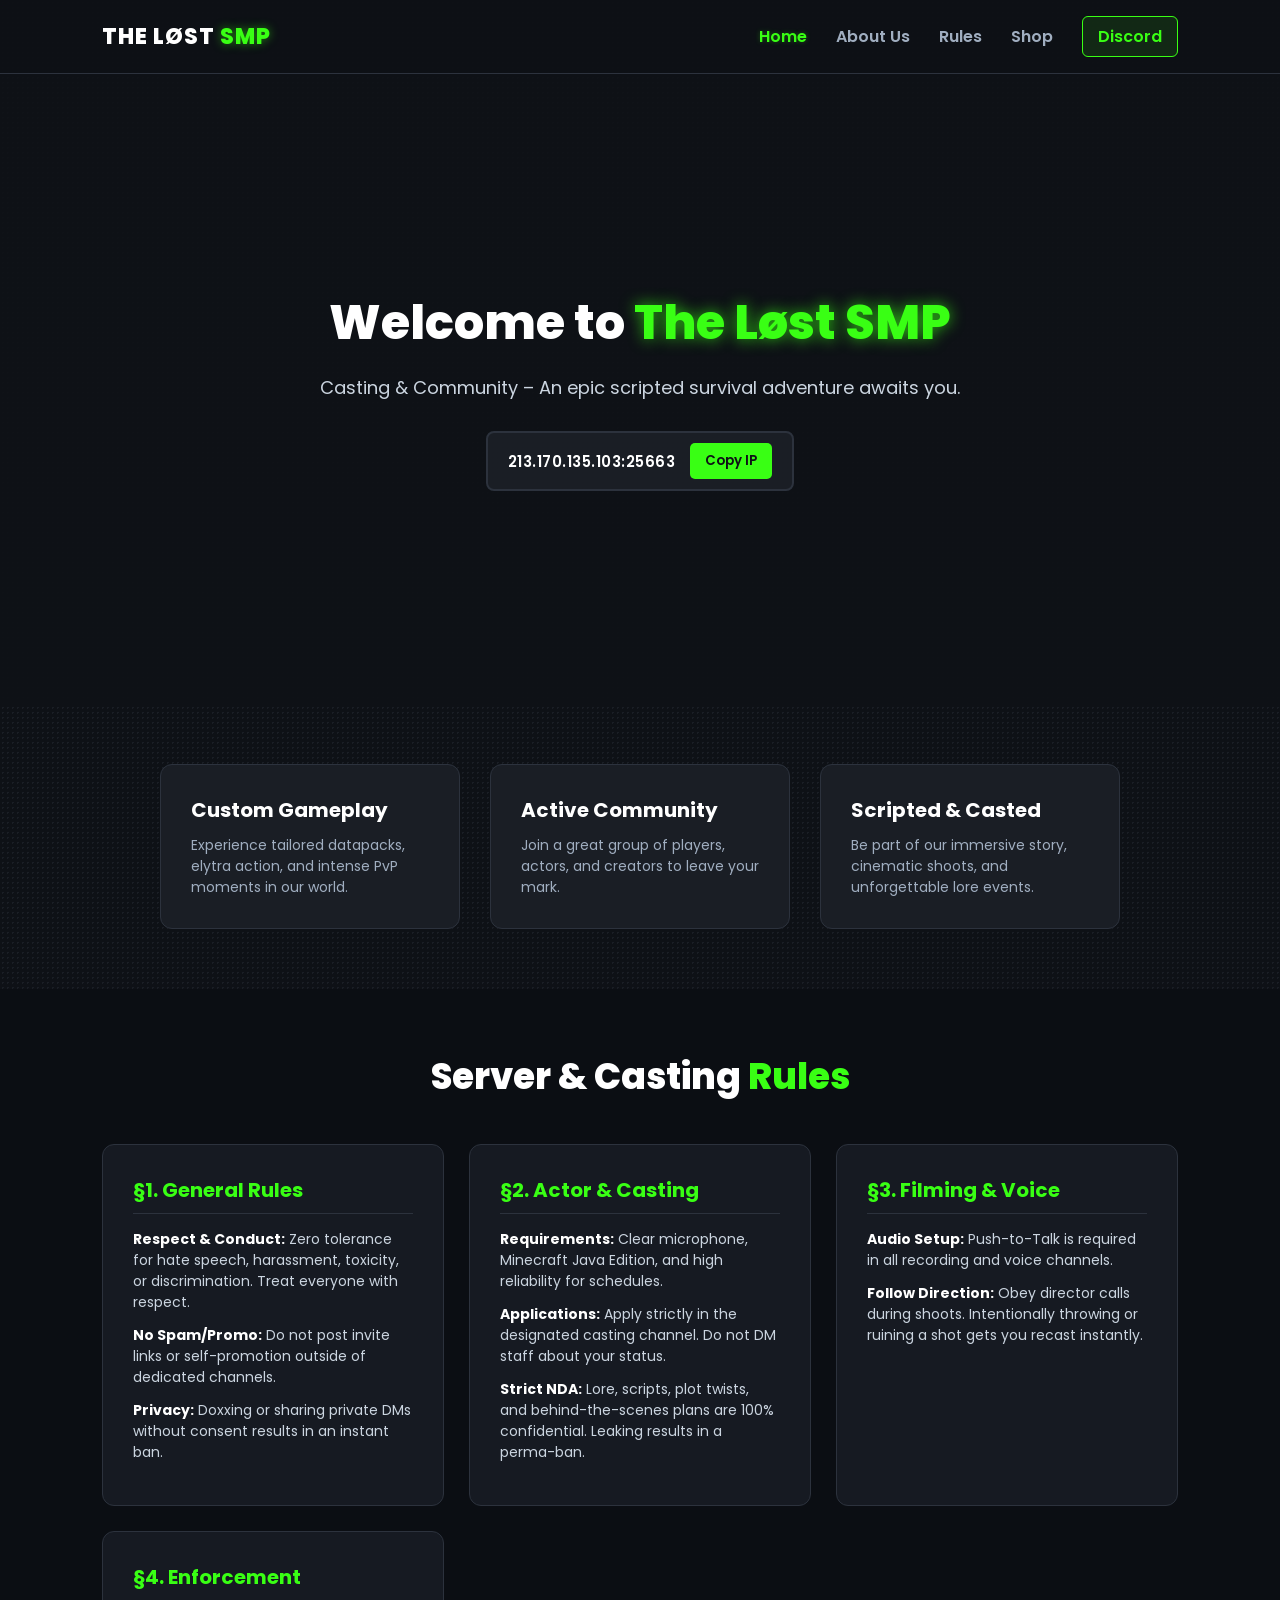
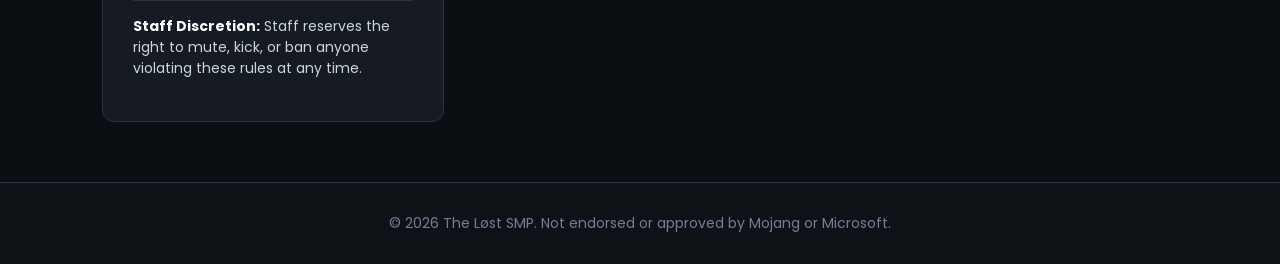
<file: index.html>
<!DOCTYPE html>
<html lang="en">
<head>
    <meta charset="UTF-8">
    <meta name="viewport" content="width=device-width, initial-scale=1.0">
    <title>The Lost SMP - Minecraft Server & Casting</title>
    <link rel="stylesheet" href="style.css">
    <!-- Google Fonts for a cool gaming font -->
    <link href="https://fonts.googleapis.com/css2?family=Poppins:wght@400;600;800&display=swap" rel="stylesheet">
</head>
<body>

    <!-- Header / Navigation -->
    <header>
        <div class="logo">THE LØST <span>SMP</span></div>
        <nav>
            <a href="#" class="active">Home</a>
            <a href="#about">About Us</a>
            <a href="#rules">Rules</a>
            <a href="#shop" onclick="openShopPopup(event)">Shop</a>
            <a href="#discord" class="discord-btn" onclick="openDiscordPopup(event)">Discord</a>
        </nav>
    </header>

    <!-- Hero / Main Section -->
    <section class="hero">
        <h1>Welcome to <span class="highlight">The Løst SMP</span></h1>
        <p>Casting & Community – An epic scripted survival adventure awaits you.</p>
        
        <!-- Echte Server IP Box -->
        <div class="ip-box" onclick="copyIP()">
            <span id="server-ip">213.170.135.103:25663</span>
            <button>Copy IP</button>
        </div>
    </section>

    <!-- Features / About -->
    <section class="features" id="about">
        <div class="card">
            <h3>Custom Gameplay</h3>
            <p>Experience tailored datapacks, elytra action, and intense PvP moments in our world.</p>
        </div>
        <div class="card">
            <h3>Active Community</h3>
            <p>Join a great group of players, actors, and creators to leave your mark.</p>
        </div>
        <div class="card">
            <h3>Scripted & Casted</h3>
            <p>Be part of our immersive story, cinematic shoots, and unforgettable lore events.</p>
        </div>
    </section>

    <!-- Rules Section (Schön aufbereitet) -->
    <section class="rules-section" id="rules">
        <h2 class="section-title">Server & Casting <span>Rules</span></h2>
        <div class="rules-grid">
            
            <div class="rule-card">
                <h3>§1. General Rules</h3>
                <ul>
                    <li><strong>Respect & Conduct:</strong> Zero tolerance for hate speech, harassment, toxicity, or discrimination. Treat everyone with respect.</li>
                    <li><strong>No Spam/Promo:</strong> Do not post invite links or self-promotion outside of dedicated channels.</li>
                    <li><strong>Privacy:</strong> Doxxing or sharing private DMs without consent results in an instant ban.</li>
                </ul>
            </div>

            <div class="rule-card">
                <h3>§2. Actor & Casting</h3>
                <ul>
                    <li><strong>Requirements:</strong> Clear microphone, Minecraft Java Edition, and high reliability for schedules.</li>
                    <li><strong>Applications:</strong> Apply strictly in the designated casting channel. Do not DM staff about your status.</li>
                    <li><strong>Strict NDA:</strong> Lore, scripts, plot twists, and behind-the-scenes plans are 100% confidential. Leaking results in a perma-ban.</li>
                </ul>
            </div>

            <div class="rule-card">
                <h3>§3. Filming & Voice</h3>
                <ul>
                    <li><strong>Audio Setup:</strong> Push-to-Talk is required in all recording and voice channels.</li>
                    <li><strong>Follow Direction:</strong> Obey director calls during shoots. Intentionally throwing or ruining a shot gets you recast instantly.</li>
                </ul>
            </div>

            <div class="rule-card">
                <h3>§4. Enforcement</h3>
                <ul>
                    <li><strong>Staff Discretion:</strong> Staff reserves the right to mute, kick, or ban anyone violating these rules at any time.</li>
                </ul>
            </div>

        </div>
    </section>

    <!-- Shop Under Development Modal -->
    <div id="shopModal" class="modal">
        <div class="modal-content">
            <h2>🛒 Shop</h2>
            <p>Sorry! <strong>Under Development</strong></p>
            <p class="modal-sub">Soon you will be able to buy ranks, Netherite armor, and perks here. Stay tuned!</p>
            <button onclick="closeShopPopup()">Got it</button>
        </div>
    </div>

    <!-- Echter Discord Invite Modal -->
    <div id="discordModal" class="modal">
        <div class="modal-content">
            <h2>💬 Join our Discord</h2>
            <p>Connect with the cast, community, and stay updated!</p>
            
            <!-- Echter Discord Link -->
            <div class="ip-box" onclick="copyDiscordLink()" style="margin: 20px 0;">
                <span id="discord-link">https://discord.gg/t2fZY9JZQX</span>
                <button>Copy Link</button>
            </div>

            <button onclick="closeDiscordPopup()">Close</button>
        </div>
    </div>

    <!-- Footer -->
    <footer>
        <p>&copy; 2026 The Løst SMP. Not endorsed or approved by Mojang or Microsoft.</p>
    </footer>

    <script>
        function copyIP() {
            navigator.clipboard.writeText("213.170.135.103:25663");
            alert("Server IP copied to clipboard!");
        }

        function copyDiscordLink() {
            navigator.clipboard.writeText("https://discord.gg/t2fZY9JZQX");
            alert("Discord invite link copied to clipboard!");
        }

        // Shop Popup
        function openShopPopup(event) {
            event.preventDefault();
            document.getElementById("shopModal").style.display = "flex";
        }
        function closeShopPopup() {
            document.getElementById("shopModal").style.display = "none";
        }

        // Discord Popup
        function openDiscordPopup(event) {
            event.preventDefault();
            document.getElementById("discordModal").style.display = "flex";
        }
        function closeDiscordPopup() {
            document.getElementById("discordModal").style.display = "none";
        }
    </script>
</body>
</html>
</file>
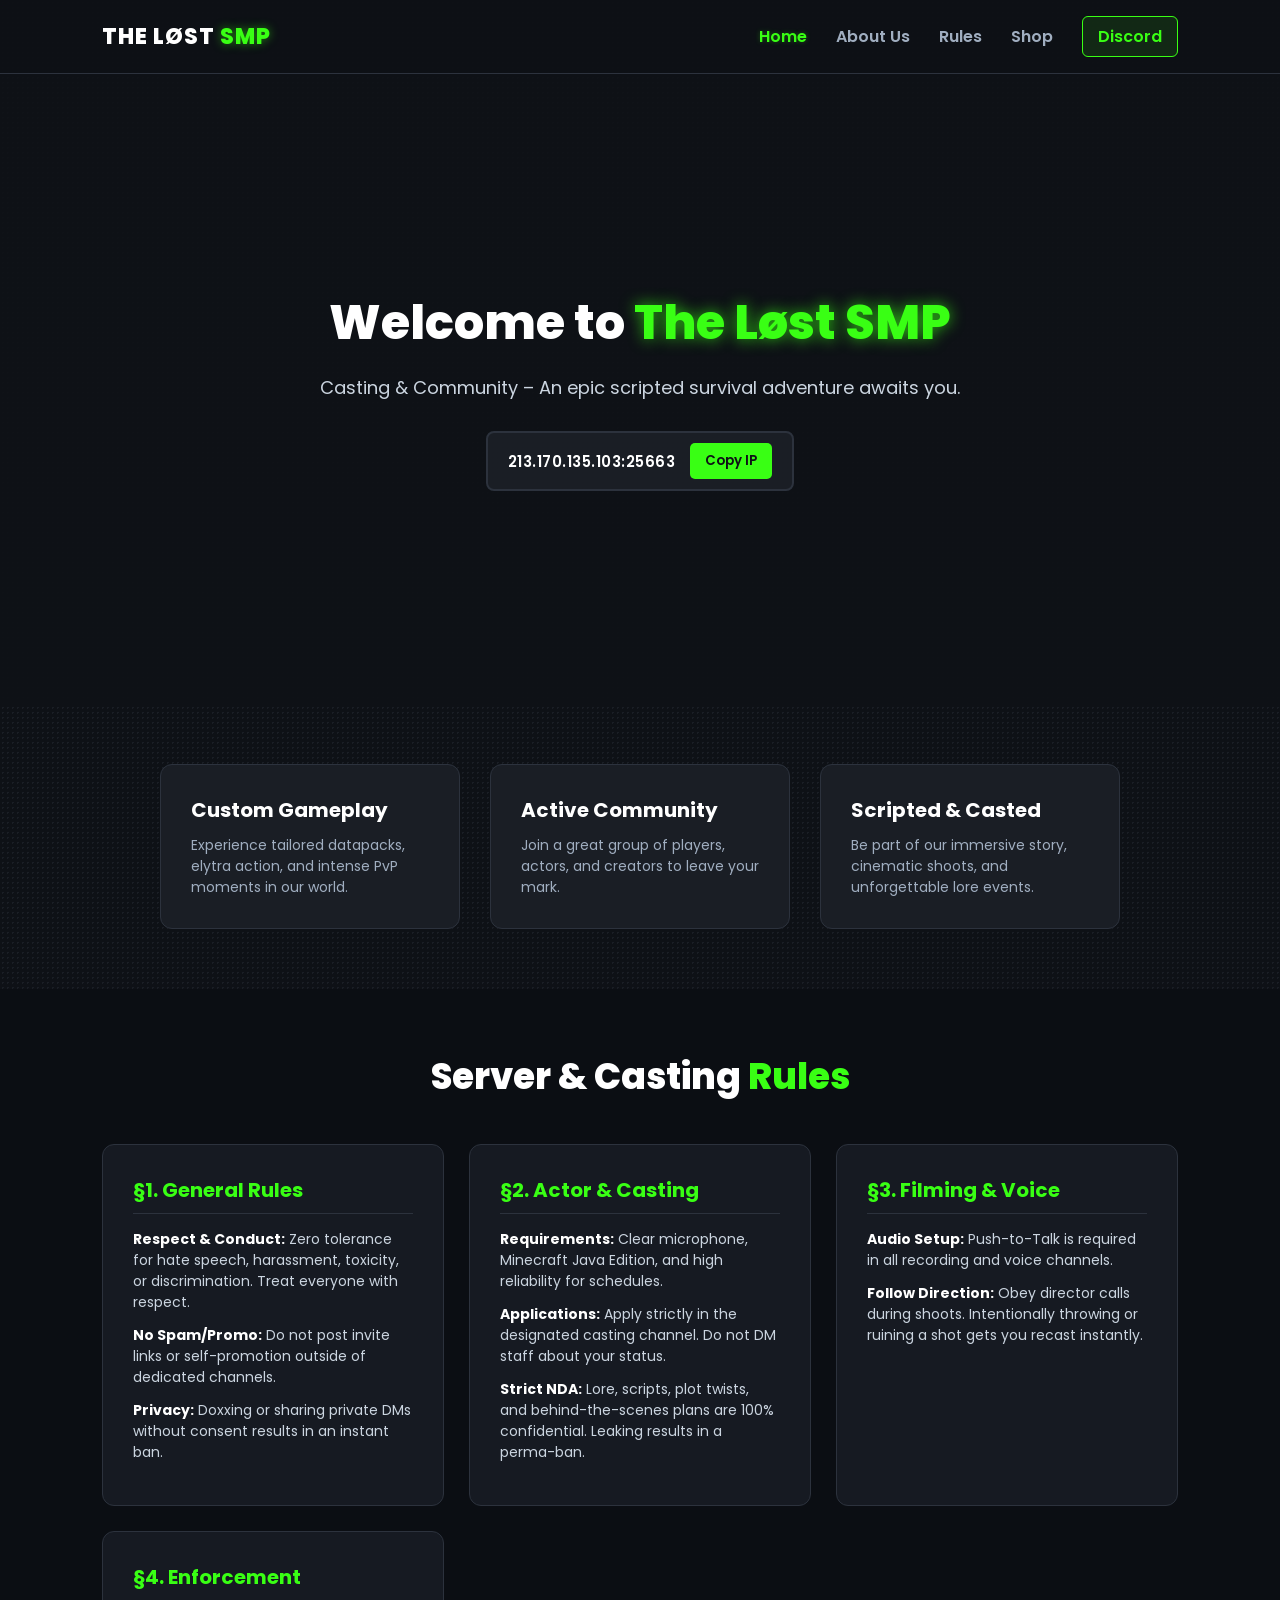
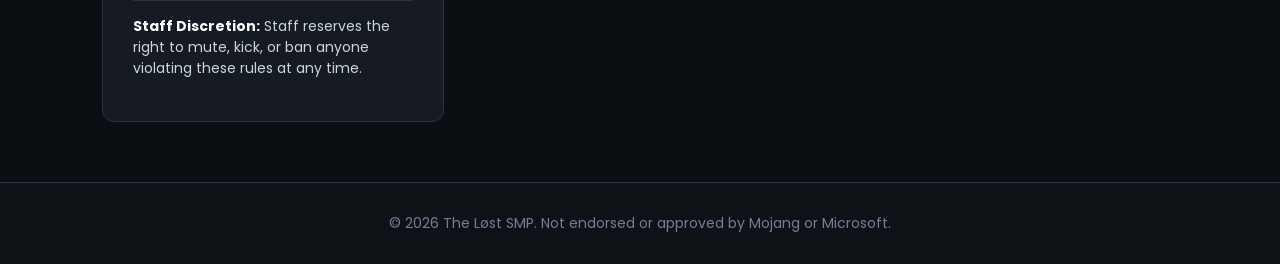
<file: LostSMP.html>
<!DOCTYPE html>
<html lang="en">
<head>
    <meta charset="UTF-8">
    <meta name="viewport" content="width=device-width, initial-scale=1.0">
    <title>The Lost SMP - Minecraft Server & Casting</title>
    <link rel="stylesheet" href="style.css">
    <!-- Google Fonts for a cool gaming font -->
    <link href="https://fonts.googleapis.com/css2?family=Poppins:wght@400;600;800&display=swap" rel="stylesheet">
</head>
<body>

    <!-- Header / Navigation -->
    <header>
        <div class="logo">THE LØST <span>SMP</span></div>
        <nav>
            <a href="#" class="active">Home</a>
            <a href="#about">About Us</a>
            <a href="#rules">Rules</a>
            <a href="#shop" onclick="openShopPopup(event)">Shop</a>
            <a href="#discord" class="discord-btn" onclick="openDiscordPopup(event)">Discord</a>
        </nav>
    </header>

    <!-- Hero / Main Section -->
    <section class="hero">
        <h1>Welcome to <span class="highlight">The Løst SMP</span></h1>
        <p>Casting & Community – An epic scripted survival adventure awaits you.</p>
        
        <!-- Echte Server IP Box -->
        <div class="ip-box" onclick="copyIP()">
            <span id="server-ip">213.170.135.103:25663</span>
            <button>Copy IP</button>
        </div>
    </section>

    <!-- Features / About -->
    <section class="features" id="about">
        <div class="card">
            <h3>Custom Gameplay</h3>
            <p>Experience tailored datapacks, elytra action, and intense PvP moments in our world.</p>
        </div>
        <div class="card">
            <h3>Active Community</h3>
            <p>Join a great group of players, actors, and creators to leave your mark.</p>
        </div>
        <div class="card">
            <h3>Scripted & Casted</h3>
            <p>Be part of our immersive story, cinematic shoots, and unforgettable lore events.</p>
        </div>
    </section>

    <!-- Rules Section (Schön aufbereitet) -->
    <section class="rules-section" id="rules">
        <h2 class="section-title">Server & Casting <span>Rules</span></h2>
        <div class="rules-grid">
            
            <div class="rule-card">
                <h3>§1. General Rules</h3>
                <ul>
                    <li><strong>Respect & Conduct:</strong> Zero tolerance for hate speech, harassment, toxicity, or discrimination. Treat everyone with respect.</li>
                    <li><strong>No Spam/Promo:</strong> Do not post invite links or self-promotion outside of dedicated channels.</li>
                    <li><strong>Privacy:</strong> Doxxing or sharing private DMs without consent results in an instant ban.</li>
                </ul>
            </div>

            <div class="rule-card">
                <h3>§2. Actor & Casting</h3>
                <ul>
                    <li><strong>Requirements:</strong> Clear microphone, Minecraft Java Edition, and high reliability for schedules.</li>
                    <li><strong>Applications:</strong> Apply strictly in the designated casting channel. Do not DM staff about your status.</li>
                    <li><strong>Strict NDA:</strong> Lore, scripts, plot twists, and behind-the-scenes plans are 100% confidential. Leaking results in a perma-ban.</li>
                </ul>
            </div>

            <div class="rule-card">
                <h3>§3. Filming & Voice</h3>
                <ul>
                    <li><strong>Audio Setup:</strong> Push-to-Talk is required in all recording and voice channels.</li>
                    <li><strong>Follow Direction:</strong> Obey director calls during shoots. Intentionally throwing or ruining a shot gets you recast instantly.</li>
                </ul>
            </div>

            <div class="rule-card">
                <h3>§4. Enforcement</h3>
                <ul>
                    <li><strong>Staff Discretion:</strong> Staff reserves the right to mute, kick, or ban anyone violating these rules at any time.</li>
                </ul>
            </div>

        </div>
    </section>

    <!-- Shop Under Development Modal -->
    <div id="shopModal" class="modal">
        <div class="modal-content">
            <h2>🛒 Shop</h2>
            <p>Sorry! <strong>Under Development</strong></p>
            <p class="modal-sub">Soon you will be able to buy ranks, Netherite armor, and perks here. Stay tuned!</p>
            <button onclick="closeShopPopup()">Got it</button>
        </div>
    </div>

    <!-- Echter Discord Invite Modal -->
    <div id="discordModal" class="modal">
        <div class="modal-content">
            <h2>💬 Join our Discord</h2>
            <p>Connect with the cast, community, and stay updated!</p>
            
            <!-- Echter Discord Link -->
            <div class="ip-box" onclick="copyDiscordLink()" style="margin: 20px 0;">
                <span id="discord-link">https://discord.gg/t2fZY9JZQX</span>
                <button>Copy Link</button>
            </div>

            <button onclick="closeDiscordPopup()">Close</button>
        </div>
    </div>

    <!-- Footer -->
    <footer>
        <p>&copy; 2026 The Løst SMP. Not endorsed or approved by Mojang or Microsoft.</p>
    </footer>

    <script>
        function copyIP() {
            navigator.clipboard.writeText("213.170.135.103:25663");
            alert("Server IP copied to clipboard!");
        }

        function copyDiscordLink() {
            navigator.clipboard.writeText("https://discord.gg/t2fZY9JZQX");
            alert("Discord invite link copied to clipboard!");
        }

        // Shop Popup
        function openShopPopup(event) {
            event.preventDefault();
            document.getElementById("shopModal").style.display = "flex";
        }
        function closeShopPopup() {
            document.getElementById("shopModal").style.display = "none";
        }

        // Discord Popup
        function openDiscordPopup(event) {
            event.preventDefault();
            document.getElementById("discordModal").style.display = "flex";
        }
        function closeDiscordPopup() {
            document.getElementById("discordModal").style.display = "none";
        }
    </script>
</body>
</html>
</file>
<file: style.css>
* {
    margin: 0;
    padding: 0;
    box-sizing: border-box;
    font-family: 'Poppins', sans-serif;
    scroll-behavior: smooth;
}

body {
    /* Dark background with subtle stone texture */
    background-color: #0e1116;
    background-image: radial-gradient(#1a1e25 1px, transparent 1px);
    background-size: 5px 5px;
    color: #ffffff;
    overflow-x: hidden;
}

/* Header */
header {
    display: flex;
    justify-content: space-between;
    align-items: center;
    padding: 20px 8%;
    background: rgba(14, 17, 22, 0.95);
    border-bottom: 1px solid #2c323d;
    position: sticky;
    top: 0;
    z-index: 100;
}

.logo {
    font-weight: 800;
    font-size: 22px;
    letter-spacing: 1px;
}

.logo span {
    color: #39ff14; /* Giftgrün / Neon Green */
    text-shadow: 0 0 10px rgba(57, 255, 20, 0.5);
}

nav a {
    color: #a0aec0;
    text-decoration: none;
    margin-left: 25px;
    font-weight: 600;
    transition: all 0.3s ease;
}

nav a:hover, nav a.active {
    color: #39ff14;
    text-shadow: 0 0 5px rgba(57, 255, 20, 0.3);
}

/* Discord Button in Nav */
nav a.discord-btn {
    background: rgba(57, 255, 20, 0.1);
    border: 1px solid #39ff14;
    padding: 8px 15px;
    border-radius: 6px;
    color: #39ff14;
}

nav a.discord-btn:hover {
    background: #39ff14;
    color: #0e1116;
}

/* Hero Section */
.hero {
    height: 70vh;
    display: flex;
    flex-direction: column;
    justify-content: center;
    align-items: center;
    text-align: center;
    padding: 0 20px;
    background: linear-gradient(rgba(14, 17, 22, 0.85), rgba(14, 17, 22, 0.95)), url('https://images.unsplash.com/photo-1588497631168-f73c7548f72a?q=80&w=1920&auto=format&fit=crop') no-repeat center center/cover;
}

.hero h1 {
    font-size: 48px;
    font-weight: 800;
    margin-bottom: 15px;
}

.highlight {
    color: #39ff14;
    text-shadow: 0 0 15px rgba(57, 255, 20, 0.7);
}

.hero p {
    font-size: 18px;
    color: #cbd5e0;
    margin-bottom: 30px;
}

/* IP Box / Link Box */
.ip-box {
    background: #1a1e25;
    border: 2px solid #2c323d;
    padding: 10px 20px;
    border-radius: 8px;
    display: flex;
    align-items: center;
    gap: 15px;
    cursor: pointer;
    transition: all 0.3s ease;
}

.ip-box:hover {
    border-color: #39ff14;
    box-shadow: 0 0 10px rgba(57, 255, 20, 0.2);
}

.ip-box span {
    font-weight: 600;
    font-size: 15px;
    letter-spacing: 0.5px;
}

.ip-box button {
    background: #39ff14;
    color: #0e1116;
    border: none;
    padding: 8px 15px;
    border-radius: 5px;
    font-weight: 600;
    cursor: pointer;
    transition: background 0.3s ease;
}

.ip-box:hover button {
    background: #32e012;
}

/* Features Cards */
.features {
    display: flex;
    justify-content: center;
    gap: 30px;
    padding: 60px 8%;
    flex-wrap: wrap;
}

.card {
    background: #1a1e25;
    border: 1px solid #2c323d;
    padding: 30px;
    border-radius: 12px;
    width: 300px;
    transition: all 0.3s ease;
}

.card:hover {
    transform: translateY(-5px);
    border-color: #39ff14;
    box-shadow: 0 0 15px rgba(57, 255, 20, 0.1);
}

.card h3 {
    margin-bottom: 10px;
    font-size: 20px;
    color: #ffffff;
}

.card p {
    color: #a0aec0;
    font-size: 14px;
    line-height: 1.5;
}

/* --- RULES SECTION --- */
.rules-section {
    padding: 60px 8%;
    background: #0b0e13;
}

.section-title {
    text-align: center;
    font-size: 36px;
    font-weight: 800;
    margin-bottom: 40px;
}

.section-title span {
    color: #39ff14;
}

.rules-grid {
    display: grid;
    grid-template-columns: repeat(auto-fit, minmax(280px, 1fr));
    gap: 25px;
}

.rule-card {
    background: #161a22;
    border: 1px solid #2c323d;
    padding: 30px;
    border-radius: 12px;
    transition: border-color 0.3s ease;
}

.rule-card:hover {
    border-color: #39ff14;
}

.rule-card h3 {
    font-size: 20px;
    color: #39ff14;
    margin-bottom: 15px;
    border-bottom: 1px solid #2c323d;
    padding-bottom: 8px;
}

.rule-card ul {
    list-style: none;
}

.rule-card li {
    font-size: 14px;
    color: #cbd5e0;
    margin-bottom: 12px;
    line-height: 1.5;
}

.rule-card li strong {
    color: #ffffff;
}

/* Modals (Shop & Discord Popups) */
.modal {
    display: none;
    position: fixed;
    top: 0;
    left: 0;
    width: 100%;
    height: 100%;
    background: rgba(14, 17, 22, 0.85);
    backdrop-filter: blur(5px);
    justify-content: center;
    align-items: center;
    z-index: 1000;
}

.modal-content {
    background: #1a1e25;
    border: 2px solid #39ff14;
    padding: 40px;
    border-radius: 15px;
    text-align: center;
    max-width: 450px;
    width: 90%;
    box-shadow: 0 0 25px rgba(57, 255, 20, 0.2);
}

.modal-content h2 {
    font-size: 28px;
    margin-bottom: 15px;
}

.modal-content p {
    font-size: 16px;
    color: #ffffff;
    margin-bottom: 10px;
}

.modal-sub {
    font-size: 14px !important;
    color: #a0aec0 !important;
    margin-bottom: 25px !important;
}

.modal-content button {
    background: #39ff14;
    color: #0e1116;
    border: none;
    padding: 10px 25px;
    font-size: 16px;
    font-weight: 600;
    border-radius: 6px;
    cursor: pointer;
    transition: background 0.3s ease;
}

.modal-content button:hover {
    background: #32e012;
}

/* Footer */
footer {
    text-align: center;
    padding: 30px;
    color: #718096;
    border-top: 1px solid #2c323d;
    font-size: 14px;
    background-color: #0e1116;
}
</file>
